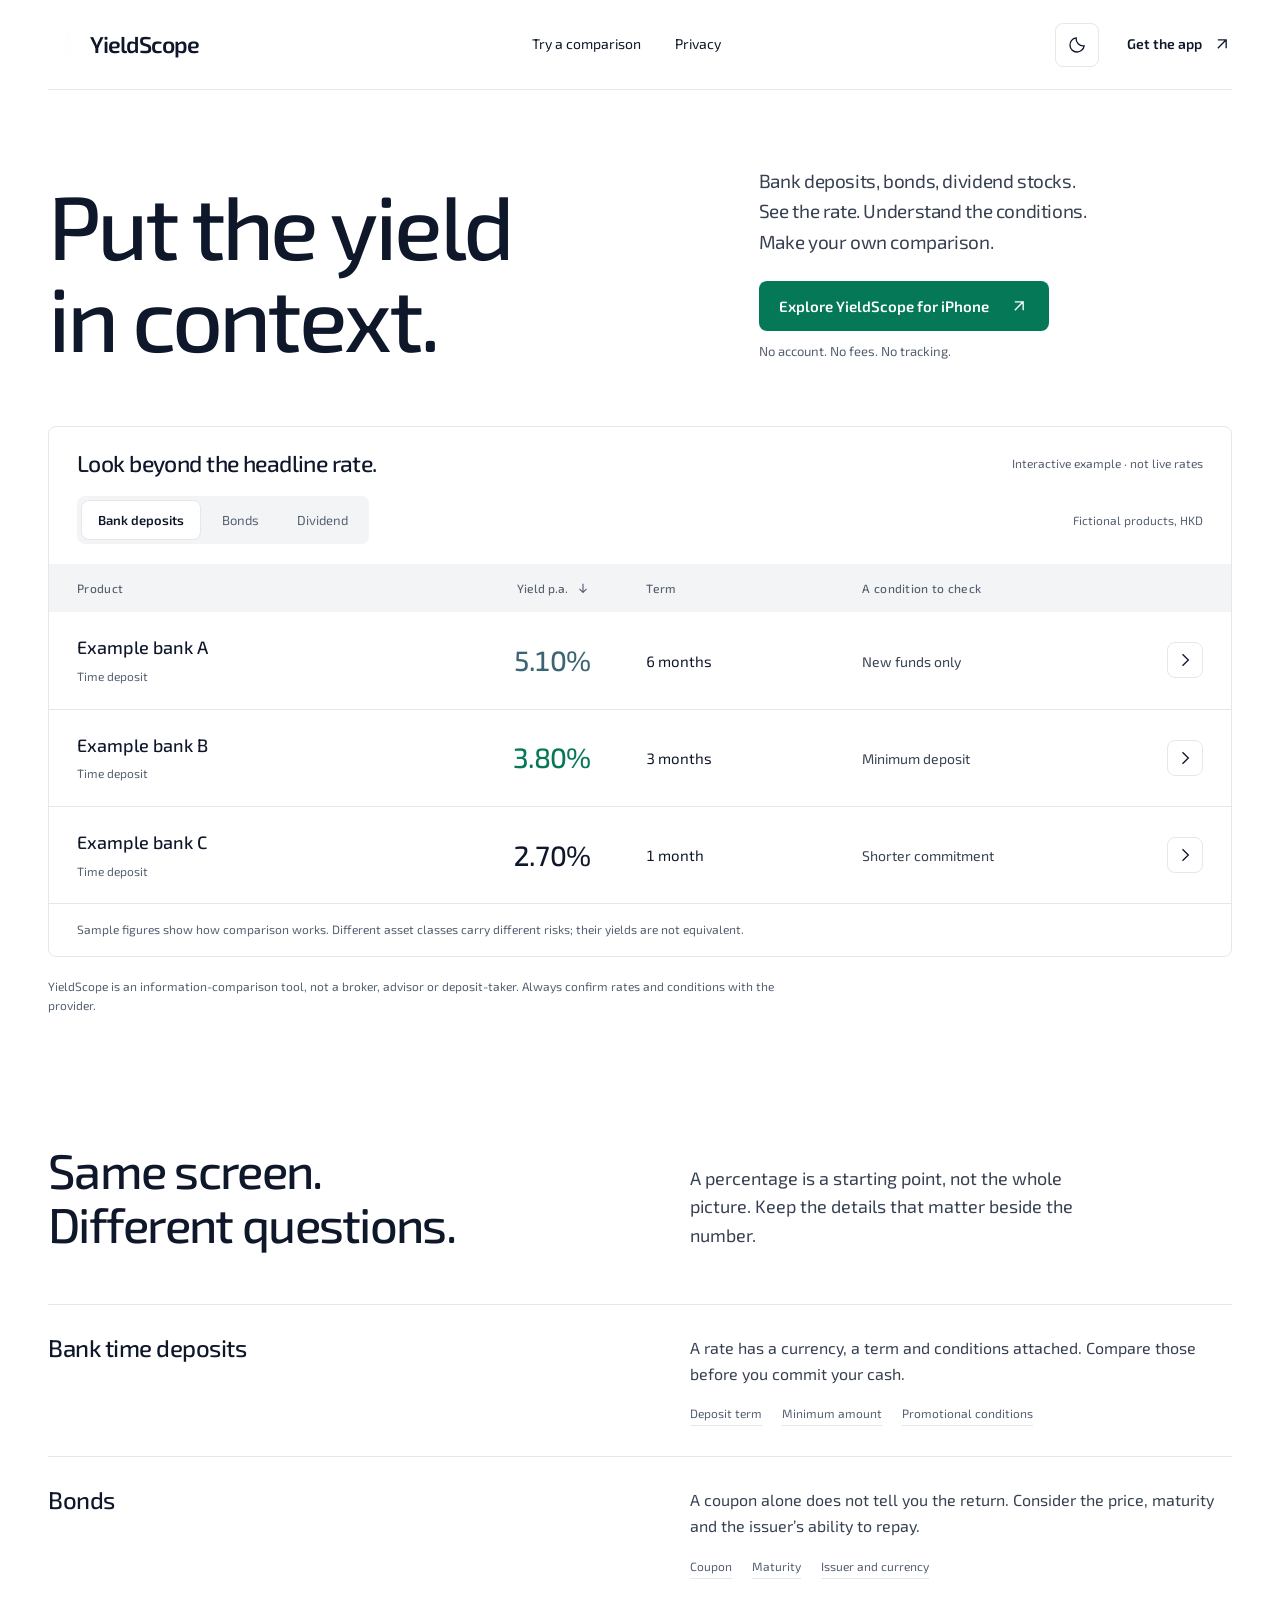
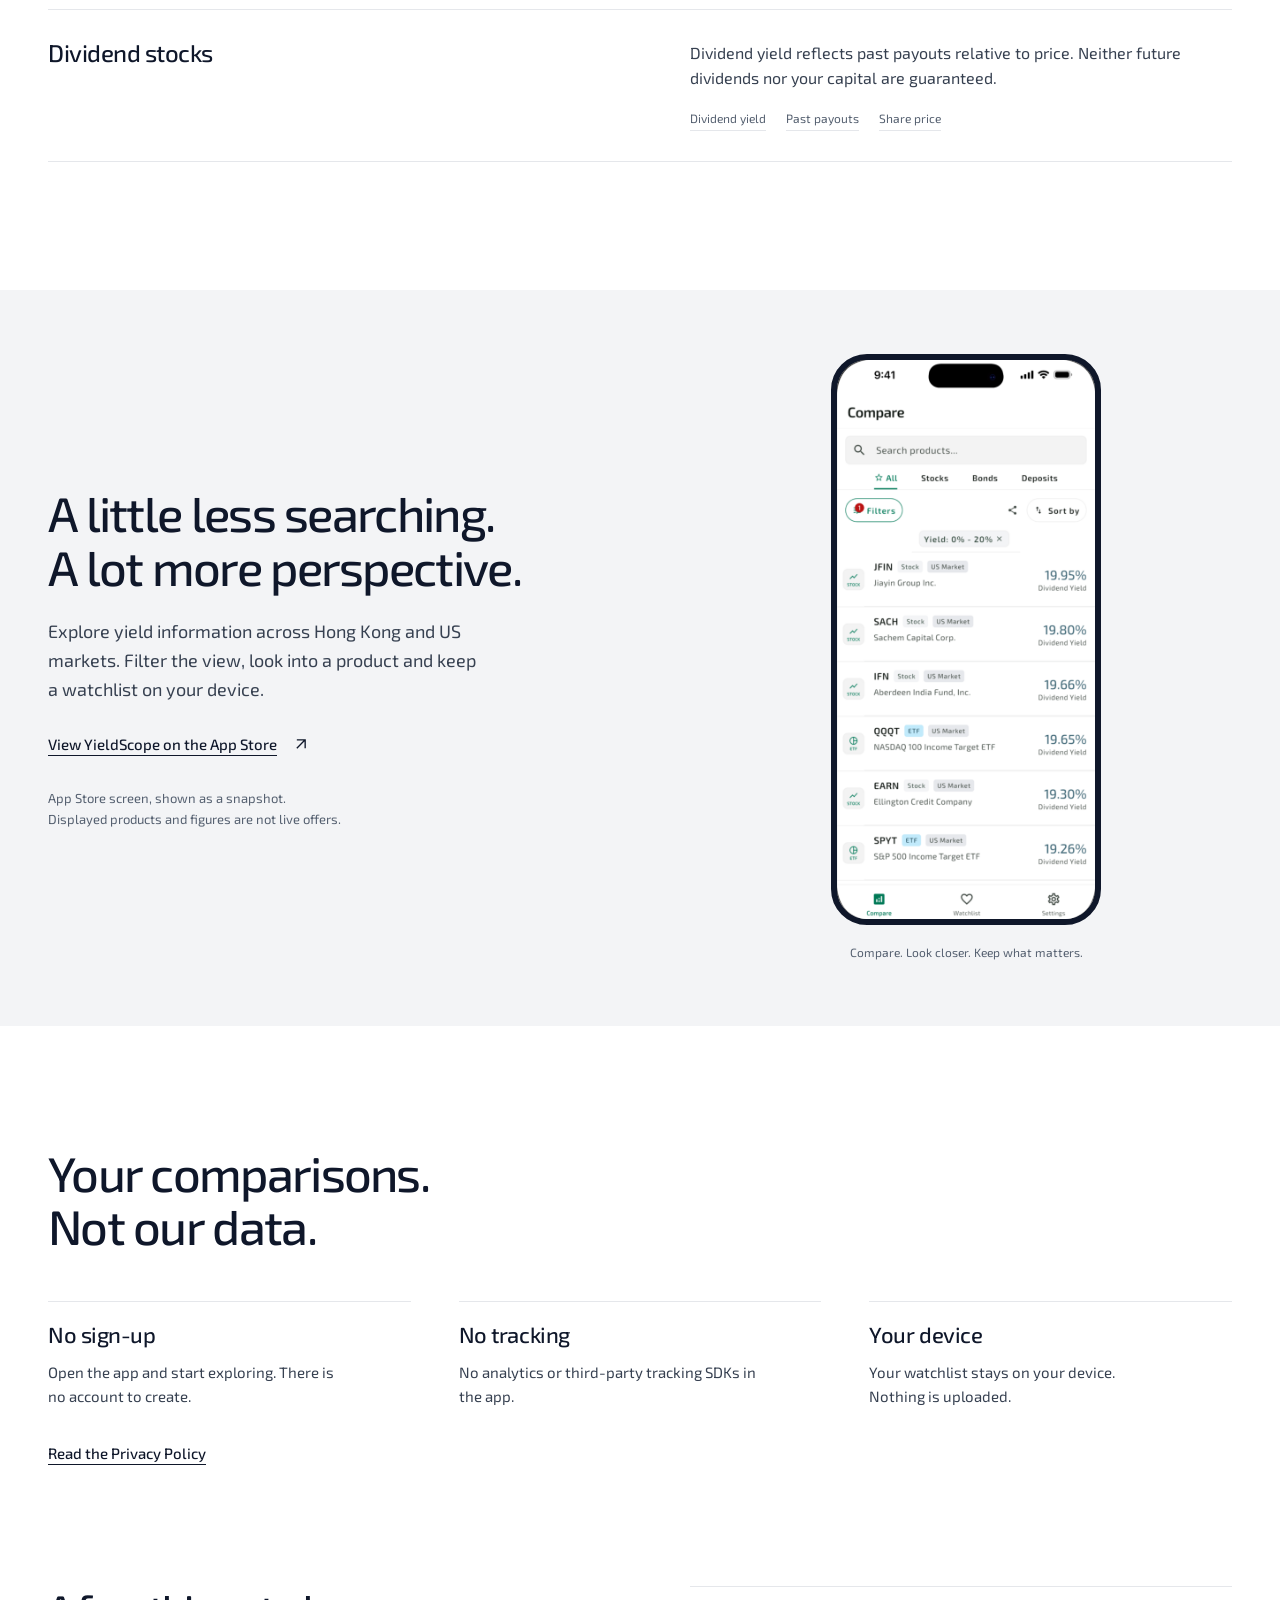
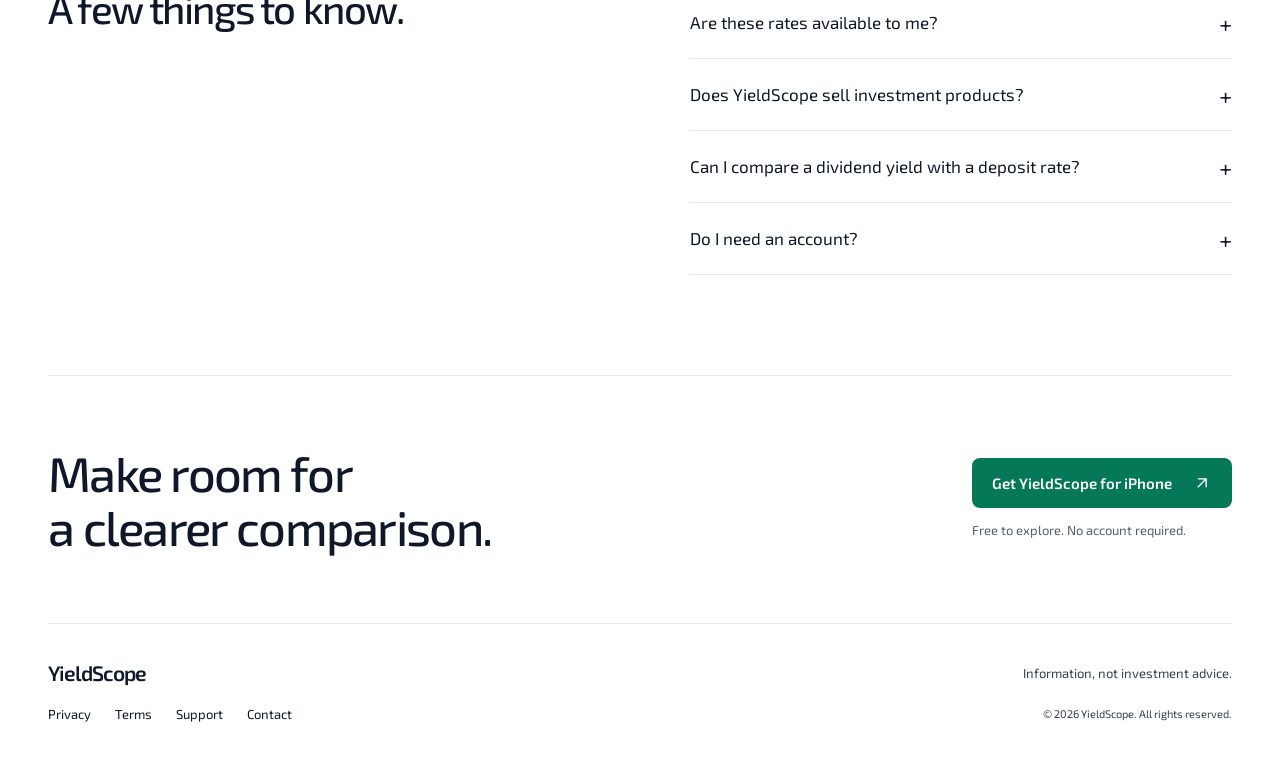
<file: index.html>
<!doctype html>
<html lang="en">
<head>
<meta charset="utf-8"><meta name="viewport" content="width=device-width, initial-scale=1">
<meta name="description" content="YieldScope — compare bank deposit rates, bond yields, and dividend stocks in Hong Kong. Side by side, in one app.">
<meta name="keywords" content="yield, deposit rate, bond, dividend, Hong Kong, HK, compare, fixed deposit">
<title>YieldScope — Compare HK Yields</title>
<link rel="icon" type="image/png" href="asset/ys_logo_light_mode.png">
<link rel="apple-touch-icon" href="asset/logo-light.png">
<meta name="theme-color" content="#ffffff" media="(prefers-color-scheme: light)">
<meta name="theme-color" content="#000000" media="(prefers-color-scheme: dark)">
<link rel="canonical" href="https://landing.yieldscope.app/">
<meta property="og:type" content="website">
<meta property="og:site_name" content="YieldScope">
<meta property="og:title" content="YieldScope — Compare HK Yields">
<meta property="og:description" content="YieldScope — compare bank deposit rates, bond yields, and dividend stocks in Hong Kong. Side by side, in one app.">
<meta property="og:url" content="https://landing.yieldscope.app/">
<meta property="og:image" content="https://landing.yieldscope.app/asset/ys_logo_light_mode.png">
<meta name="twitter:card" content="summary">
<meta name="twitter:title" content="YieldScope — Compare HK Yields">
<meta name="twitter:description" content="YieldScope — compare bank deposit rates, bond yields, and dividend stocks in Hong Kong. Side by side, in one app.">
<meta name="twitter:image" content="https://landing.yieldscope.app/asset/ys_logo_light_mode.png"><link rel="preconnect" href="https://fonts.googleapis.com"><link rel="preconnect" href="https://fonts.gstatic.com" crossorigin>
<link href="https://fonts.googleapis.com/css2?family=Exo+2:wght@400;500;600&display=swap" rel="stylesheet"><script>try{document.documentElement.dataset.theme=localStorage.getItem('theme')||(matchMedia('(prefers-color-scheme: dark)').matches?'dark':'light')}catch(e){}</script>
<link rel="stylesheet" href="styles.css?v=20261117-2"><script src="script.js?v=20261117-2" defer></script>
</head>
<body>
<a class="skip" href="#main">Skip to content</a>
<header class="site-header wrap"><a class="brand" href="#main" aria-label="YieldScope home"><img src="asset/logo-light.png" alt="" width="34" height="34"><span>YieldScope</span></a><nav class="main-nav" aria-label="Main navigation"><a href="#explore">Try a comparison</a><a href="#privacy">Privacy</a></nav><div class="header-actions"><button class="icon-button" id="theme" aria-label="Switch to dark mode" title="Switch to dark mode"><svg class="moon" viewBox="0 0 24 24" fill="none" stroke="currentColor" stroke-width="1.6" aria-hidden="true"><path d="M20.5 13A8.5 8.5 0 0 1 11 3.5 8.5 8.5 0 1 0 20.5 13Z"/></svg><svg class="sun" viewBox="0 0 24 24" fill="none" stroke="currentColor" stroke-width="1.6" aria-hidden="true"><circle cx="12" cy="12" r="4"/><path d="M12 2v2m0 16v2M2 12h2m16 0h2M5 5l1.5 1.5m11 11L19 19M5 19l1.5-1.5m11-11L19 5"/></svg></button><a class="header-download" href="https://apps.apple.com/hk/app/id6764265537">Get the app<svg viewBox="0 0 24 24" fill="none" stroke="currentColor" stroke-width="1.6" aria-hidden="true"><path d="M7 17 17 7M7 7h10v10"/></svg></a></div></header>
<main id="main">
<section class="hero wrap" id="home" aria-labelledby="hero-heading"><div class="hero-title"><h1 id="hero-heading">Put the yield<br>in context.</h1><div class="hero-copy"><p>Bank deposits, bonds, dividend stocks.<br>See the rate. Understand the conditions.<br>Make your own comparison.</p><a class="button primary" href="https://apps.apple.com/hk/app/id6764265537">Explore YieldScope for iPhone<svg viewBox="0 0 24 24" fill="none" stroke="currentColor" stroke-width="1.6" aria-hidden="true"><path d="M7 17 17 7M7 7h10v10"/></svg></a><p class="small">No account. No fees. No tracking.</p></div></div>
<div class="comparison" id="explore"><div class="comparison-heading"><h2>Look beyond the headline rate.</h2><span class="demo-label">Interactive example · not live rates</span></div><div class="table-tools"><div class="filters" role="group" aria-label="Choose an asset class"><button type="button" data-category="deposits" aria-pressed="true">Bank deposits</button><button type="button" data-category="bonds" aria-pressed="false">Bonds</button><button type="button" data-category="stocks" aria-pressed="false">Dividend</button></div><span class="market-note">Fictional products, HKD</span></div>
<table><caption class="sr-only">Fictional products for demonstrating the comparison. Select a product to read its conditions. These are not current offers.</caption><thead><tr><th scope="col">Product</th><th scope="col" aria-sort="descending" id="yield-heading"><button id="sort" aria-label="Sort yield from lowest to highest">Yield p.a.<svg viewBox="0 0 16 16" fill="none" stroke="currentColor" stroke-width="1.3" aria-hidden="true"><path d="M8 3v10m-4-4 4 4 4-4"/></svg></button></th><th scope="col" class="term-column">Term</th><th scope="col" class="condition-column">A condition to check</th><th scope="col"><span class="sr-only">Product details</span></th></tr></thead><tbody id="products"></tbody></table>
<div class="product-detail" id="product-detail" role="status" aria-live="polite"></div><p class="example-note">Sample figures show how comparison works. Different asset classes carry different risks; their yields are not equivalent.</p></div>
<p class="provider-note">YieldScope is an information-comparison tool, not a broker, advisor or deposit-taker. Always confirm rates and conditions with the provider.</p></section>
<section class="context wrap" id="product" aria-labelledby="context-heading"><div class="section-intro"><h2 id="context-heading">Same screen.<br>Different questions.</h2><p>A percentage is a starting point, not the whole picture. Keep the details that matter beside the number.</p></div><div class="asset-stories"><article><h3>Bank time deposits</h3><div><p>A rate has a currency, a term and conditions attached. Compare those before you commit your cash.</p><ul><li>Deposit term</li><li>Minimum amount</li><li>Promotional conditions</li></ul></div></article><article><h3>Bonds</h3><div><p>A coupon alone does not tell you the return. Consider the price, maturity and the issuer’s ability to repay.</p><ul><li>Coupon</li><li>Maturity</li><li>Issuer and currency</li></ul></div></article><article><h3>Dividend stocks</h3><div><p>Dividend yield reflects past payouts relative to price. Neither future dividends nor your capital are guaranteed.</p><ul><li>Dividend yield</li><li>Past payouts</li><li>Share price</li></ul></div></article></div></section>
<section class="app-section"><div class="wrap app-layout"><div class="app-copy"><h2>A little less searching.<br>A lot more perspective.</h2><p>Explore yield information across Hong Kong and US markets. Filter the view, look into a product and keep a watchlist on your device.</p><a class="text-link" href="https://apps.apple.com/hk/app/id6764265537">View YieldScope on the App Store<svg viewBox="0 0 24 24" fill="none" stroke="currentColor" stroke-width="1.6" aria-hidden="true"><path d="M7 17 17 7M7 7h10v10"/></svg></a><p class="small screenshot-note">App Store screen, shown as a snapshot.<br>Displayed products and figures are not live offers.</p></div><figure class="screen-stage"><img class="app-screen" src="asset/home-screen.png" alt="YieldScope comparison screen with product search, asset filters and yield information" width="584" height="1264" loading="lazy"><figcaption>Compare. Look closer. Keep what matters.</figcaption></figure></div></section>
<section class="privacy wrap" id="privacy"><h2>Your comparisons.<br>Not our data.</h2><div class="privacy-facts"><article><h3>No sign-up</h3><p>Open the app and start exploring. There is no account to create.</p></article><article><h3>No tracking</h3><p>No analytics or third-party tracking SDKs in the app.</p></article><article><h3>Your device</h3><p>Your watchlist stays on your device. Nothing is uploaded.</p></article></div><a class="text-link" href="privacy.html">Read the Privacy Policy</a></section>
<section class="faq wrap"><h2>A few things to know.</h2><div><details><summary>Are these rates available to me?</summary><p>Rates in YieldScope are indicative. Eligibility, minimum amounts, currencies and terms vary by provider. Confirm the current offer directly before making a decision. The interactive examples on this page are fictional.</p></details><details><summary>Does YieldScope sell investment products?</summary><p>No. YieldScope is an information-comparison tool. It is not a broker, financial advisor or deposit-taker and does not execute transactions.</p></details><details><summary>Can I compare a dividend yield with a deposit rate?</summary><p>You can view both, but they mean different things. A dividend may change and a share price can fall. A deposit rate is subject to its own conditions. Similar percentages do not mean similar risks.</p></details><details><summary>Do I need an account?</summary><p>No account or sign-up is required. Your watchlist is stored locally on your device.</p></details></div></section>
<section class="closing wrap"><h2>Make room for<br>a clearer comparison.</h2><div><a class="button primary" href="https://apps.apple.com/hk/app/id6764265537">Get YieldScope for iPhone<svg viewBox="0 0 24 24" fill="none" stroke="currentColor" stroke-width="1.6" aria-hidden="true"><path d="M7 17 17 7M7 7h10v10"/></svg></a><p class="small">Free to explore. No account required.</p></div></section>
</main><footer class="wrap footer" id="footer"><a class="brand" href="#main">YieldScope</a><p>Information, not investment advice.</p><nav aria-label="Footer"><a href="privacy.html">Privacy</a><a href="terms.html">Terms</a><a href="support.html">Support</a><a href="mailto:support@yieldscope.app">Contact</a></nav><p class="copyright">© 2026 YieldScope. All rights reserved.</p></footer>
</body></html>
</file>
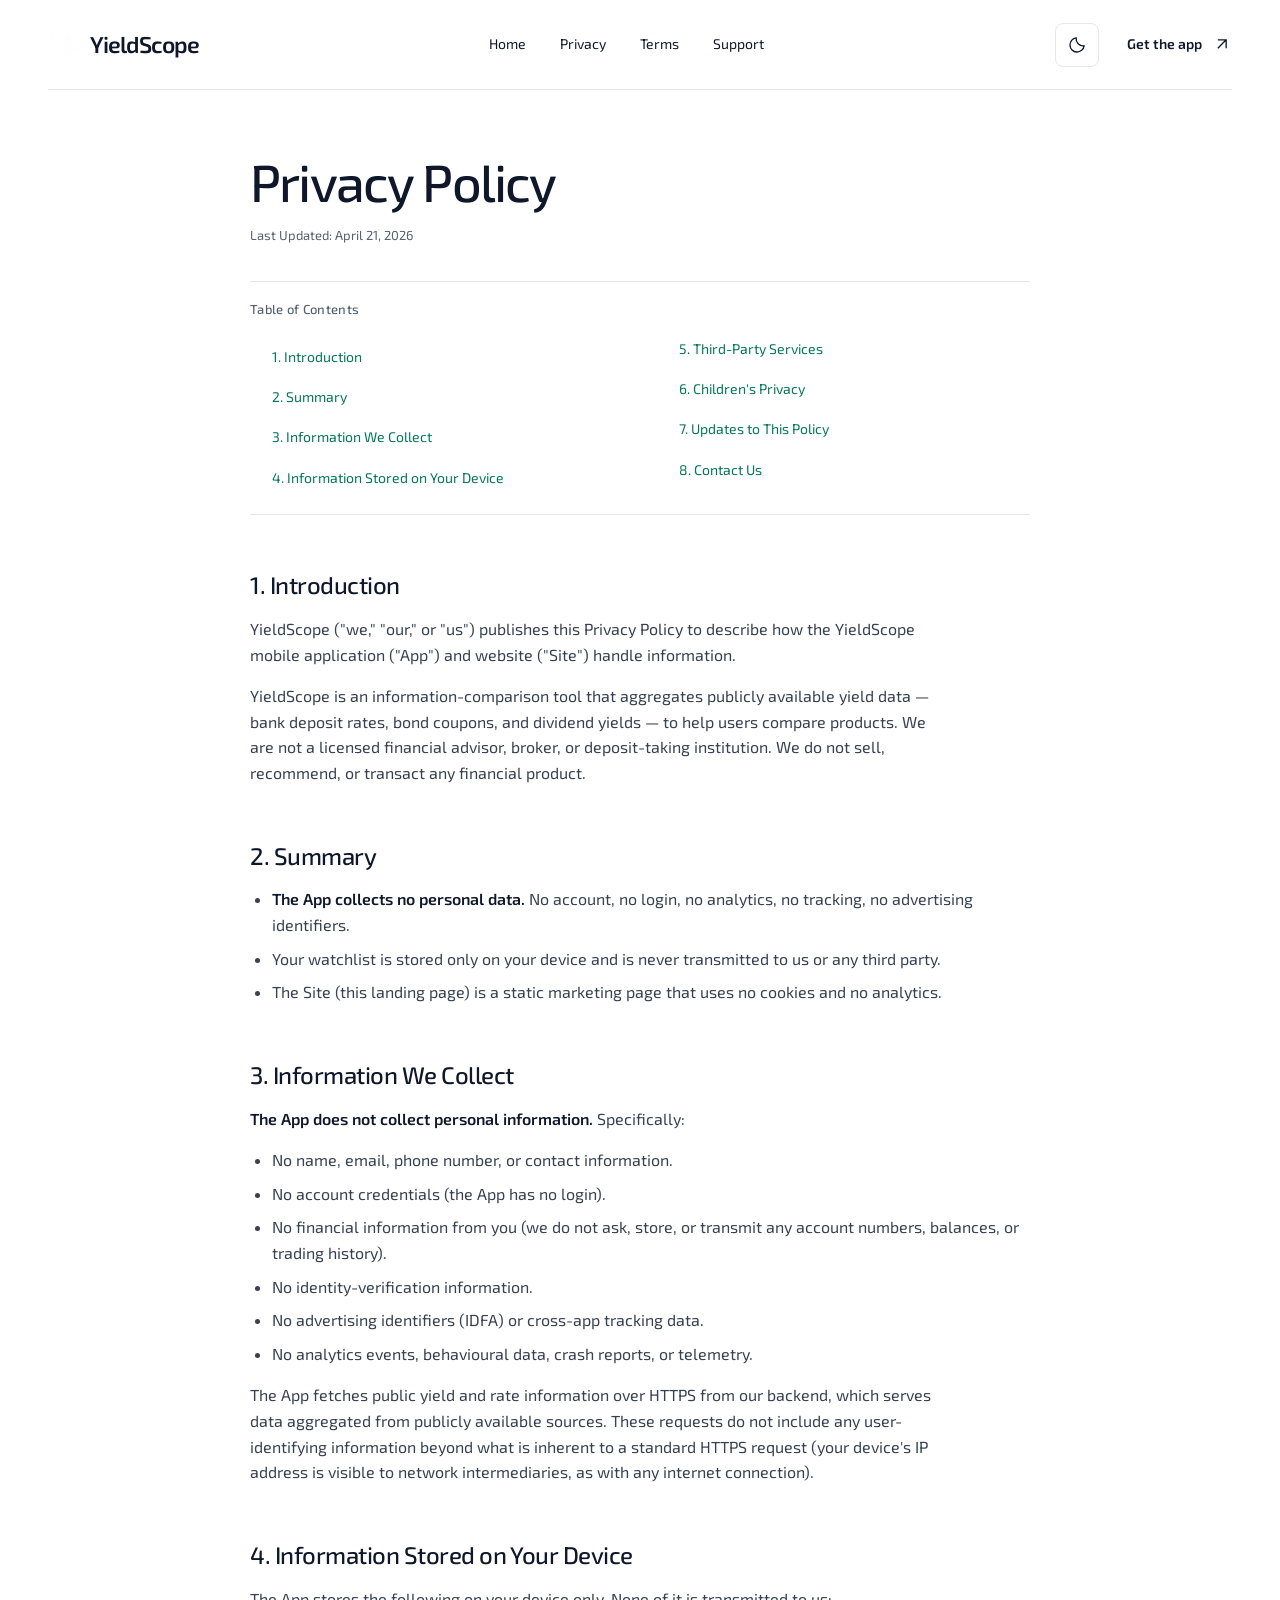
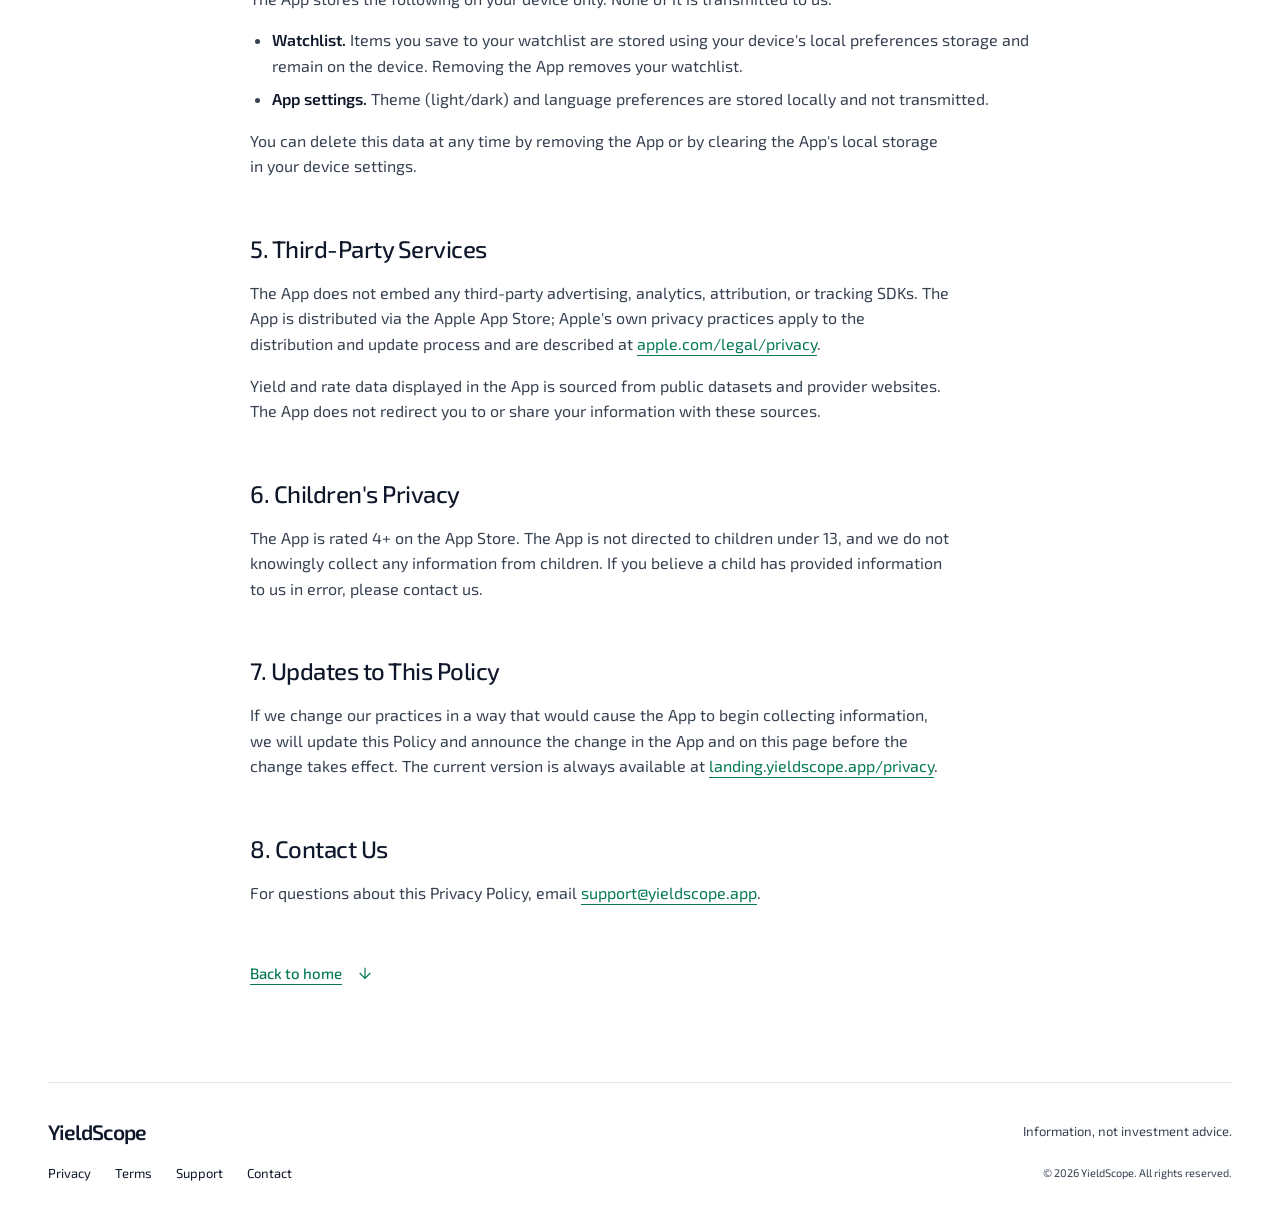
<file: privacy.html>
<!doctype html>
<html lang="en">
<head>
<meta charset="utf-8"><meta name="viewport" content="width=device-width, initial-scale=1">
<meta name="description" content="YieldScope Privacy Policy — we collect no personal data.">
<title>Privacy Policy - YieldScope</title>
<link rel="icon" type="image/png" href="asset/ys_logo_light_mode.png">
<link rel="apple-touch-icon" href="asset/logo-light.png">
<meta name="theme-color" content="#ffffff" media="(prefers-color-scheme: light)">
<meta name="theme-color" content="#000000" media="(prefers-color-scheme: dark)">
<link rel="canonical" href="https://landing.yieldscope.app/privacy">
<meta property="og:type" content="website">
<meta property="og:site_name" content="YieldScope">
<meta property="og:title" content="Privacy Policy - YieldScope">
<meta property="og:description" content="YieldScope Privacy Policy — we collect no personal data.">
<meta property="og:url" content="https://landing.yieldscope.app/privacy">
<meta property="og:image" content="https://landing.yieldscope.app/asset/ys_logo_light_mode.png">
<meta name="twitter:card" content="summary">
<meta name="twitter:title" content="Privacy Policy - YieldScope">
<meta name="twitter:description" content="YieldScope Privacy Policy — we collect no personal data.">
<meta name="twitter:image" content="https://landing.yieldscope.app/asset/ys_logo_light_mode.png"><link rel="preconnect" href="https://fonts.googleapis.com"><link rel="preconnect" href="https://fonts.gstatic.com" crossorigin>
<link href="https://fonts.googleapis.com/css2?family=Exo+2:wght@400;500;600&display=swap" rel="stylesheet"><script>try{document.documentElement.dataset.theme=localStorage.getItem('theme')||(matchMedia('(prefers-color-scheme: dark)').matches?'dark':'light')}catch(e){}</script>
<link rel="stylesheet" href="styles.css?v=20261117-2"><link rel="stylesheet" href="styles-legal.css?v=20261117"><script src="script.js?v=20261117-2" defer></script>
</head>
<body>
<a class="skip" href="#main">Skip to content</a>
<header class="site-header wrap"><a class="brand" href="index.html" aria-label="YieldScope home"><img src="asset/logo-light.png" alt="" width="34" height="34"><span>YieldScope</span></a><nav class="main-nav" aria-label="Main navigation"><a href="index.html">Home</a><a href="privacy.html" aria-current="page">Privacy</a><a href="terms.html">Terms</a><a href="support.html">Support</a></nav><div class="header-actions"><button class="icon-button" id="theme" aria-label="Switch to dark mode" title="Switch to dark mode"><svg class="moon" viewBox="0 0 24 24" fill="none" stroke="currentColor" stroke-width="1.6" aria-hidden="true"><path d="M20.5 13A8.5 8.5 0 0 1 11 3.5 8.5 8.5 0 1 0 20.5 13Z"/></svg><svg class="sun" viewBox="0 0 24 24" fill="none" stroke="currentColor" stroke-width="1.6" aria-hidden="true"><circle cx="12" cy="12" r="4"/><path d="M12 2v2m0 16v2M2 12h2m16 0h2M5 5l1.5 1.5m11 11L19 19M5 19l1.5-1.5m11-11L19 5"/></svg></button><a class="header-download" href="https://apps.apple.com/hk/app/id6764265537">Get the app<svg viewBox="0 0 24 24" fill="none" stroke="currentColor" stroke-width="1.6" aria-hidden="true"><path d="M7 17 17 7M7 7h10v10"/></svg></a></div></header>
<main id="main">
<article class="legal wrap">
<h1>Privacy Policy</h1>
<p class="last-updated">Last Updated: April 21, 2026</p>
<nav class="legal-toc" aria-label="Table of Contents">
<h2>Table of Contents</h2>
<ul>
<li><a href="#intro">1. Introduction</a></li>
<li><a href="#summary">2. Summary</a></li>
<li><a href="#what-we-collect">3. Information We Collect</a></li>
<li><a href="#device-local">4. Information Stored on Your Device</a></li>
<li><a href="#third-party">5. Third-Party Services</a></li>
<li><a href="#children">6. Children's Privacy</a></li>
<li><a href="#updates">7. Updates to This Policy</a></li>
<li><a href="#contact">8. Contact Us</a></li>
</ul>
</nav>
<section><h2 id="intro">1. Introduction</h2>
<p>YieldScope ("we," "our," or "us") publishes this Privacy Policy to describe how the YieldScope mobile application ("App") and website ("Site") handle information.</p>
<p>YieldScope is an information-comparison tool that aggregates publicly available yield data — bank deposit rates, bond coupons, and dividend yields — to help users compare products. We are not a licensed financial advisor, broker, or deposit-taking institution. We do not sell, recommend, or transact any financial product.</p>
</section>
<section><h2 id="summary">2. Summary</h2>
<ul>
<li><strong>The App collects no personal data.</strong> No account, no login, no analytics, no tracking, no advertising identifiers.</li>
<li>Your watchlist is stored only on your device and is never transmitted to us or any third party.</li>
<li>The Site (this landing page) is a static marketing page that uses no cookies and no analytics.</li>
</ul>
</section>
<section><h2 id="what-we-collect">3. Information We Collect</h2>
<p><strong>The App does not collect personal information.</strong> Specifically:</p>
<ul>
<li>No name, email, phone number, or contact information.</li>
<li>No account credentials (the App has no login).</li>
<li>No financial information from you (we do not ask, store, or transmit any account numbers, balances, or trading history).</li>
<li>No identity-verification information.</li>
<li>No advertising identifiers (IDFA) or cross-app tracking data.</li>
<li>No analytics events, behavioural data, crash reports, or telemetry.</li>
</ul>
<p>The App fetches public yield and rate information over HTTPS from our backend, which serves data aggregated from publicly available sources. These requests do not include any user-identifying information beyond what is inherent to a standard HTTPS request (your device's IP address is visible to network intermediaries, as with any internet connection).</p>
</section>
<section><h2 id="device-local">4. Information Stored on Your Device</h2>
<p>The App stores the following on your device only. None of it is transmitted to us:</p>
<ul>
<li><strong>Watchlist.</strong> Items you save to your watchlist are stored using your device's local preferences storage and remain on the device. Removing the App removes your watchlist.</li>
<li><strong>App settings.</strong> Theme (light/dark) and language preferences are stored locally and not transmitted.</li>
</ul>
<p>You can delete this data at any time by removing the App or by clearing the App's local storage in your device settings.</p>
</section>
<section><h2 id="third-party">5. Third-Party Services</h2>
<p>The App does not embed any third-party advertising, analytics, attribution, or tracking SDKs. The App is distributed via the Apple App Store; Apple's own privacy practices apply to the distribution and update process and are described at <a href="https://www.apple.com/legal/privacy/" target="_blank" rel="noopener">apple.com/legal/privacy</a>.</p>
<p>Yield and rate data displayed in the App is sourced from public datasets and provider websites. The App does not redirect you to or share your information with these sources.</p>
</section>
<section><h2 id="children">6. Children's Privacy</h2>
<p>The App is rated 4+ on the App Store. The App is not directed to children under 13, and we do not knowingly collect any information from children. If you believe a child has provided information to us in error, please contact us.</p>
</section>
<section><h2 id="updates">7. Updates to This Policy</h2>
<p>If we change our practices in a way that would cause the App to begin collecting information, we will update this Policy and announce the change in the App and on this page before the change takes effect. The current version is always available at <a href="https://landing.yieldscope.app/privacy">landing.yieldscope.app/privacy</a>.</p>
</section>
<section><h2 id="contact">8. Contact Us</h2>
<p>For questions about this Privacy Policy, email <a href="mailto:support@yieldscope.app">support@yieldscope.app</a>.</p>
</section>
<a class="back-home" href="index.html">Back to home<svg viewBox="0 0 24 24" fill="none" stroke="currentColor" stroke-width="1.6" aria-hidden="true"><path d="M7 17 17 7M7 7h10v10"/></svg></a>
</article>
</main>
<footer class="wrap footer" id="footer"><a class="brand" href="index.html">YieldScope</a><p>Information, not investment advice.</p><nav aria-label="Footer"><a href="privacy.html">Privacy</a><a href="terms.html">Terms</a><a href="support.html">Support</a><a href="mailto:support@yieldscope.app">Contact</a></nav><p class="copyright">© 2026 YieldScope. All rights reserved.</p></footer>
</body>
</html>
</file>
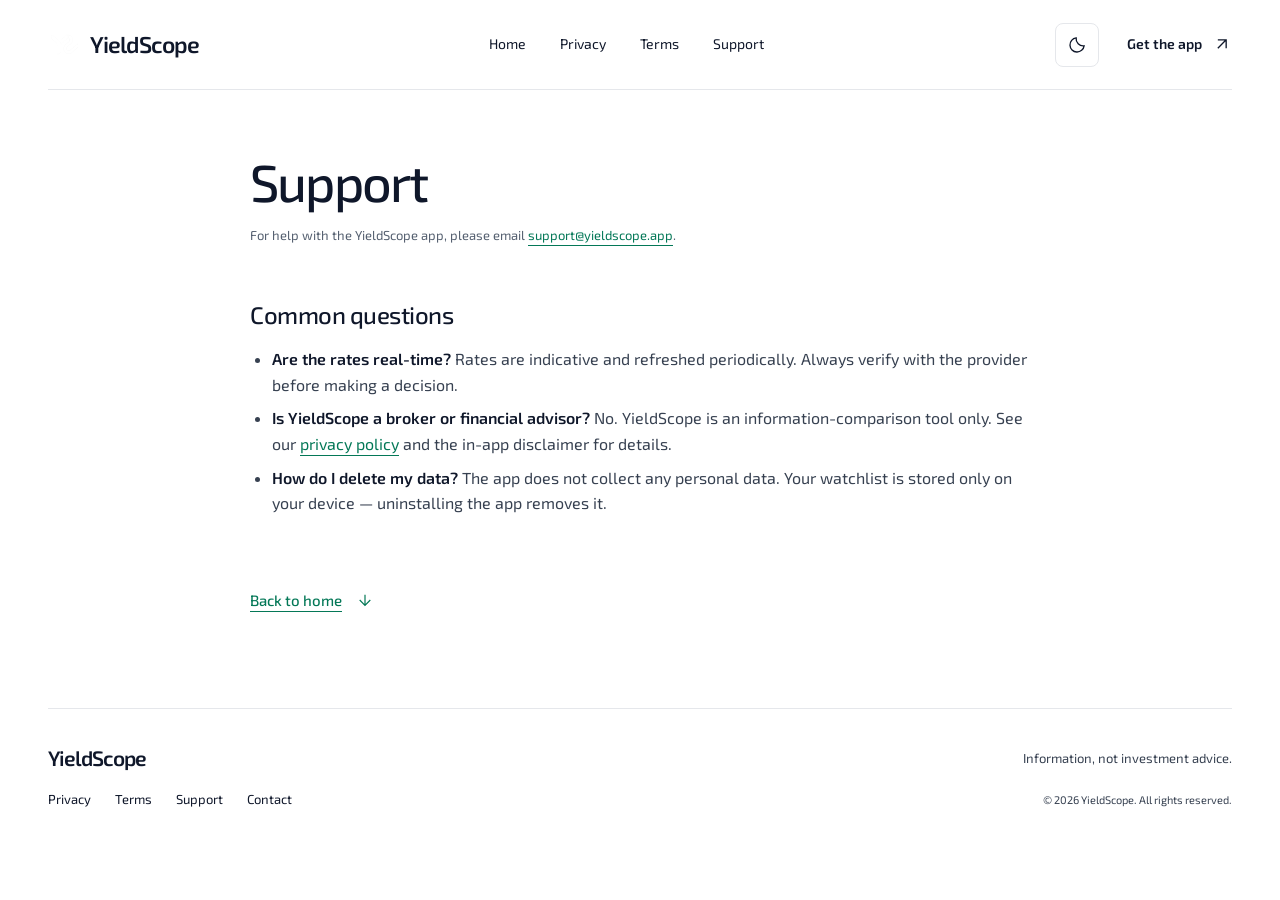
<file: support.html>
<!doctype html>
<html lang="en">
<head>
<meta charset="utf-8"><meta name="viewport" content="width=device-width, initial-scale=1">
<meta name="description" content="YieldScope Support - Get help with the YieldScope app.">
<title>Support - YieldScope</title>
<link rel="icon" type="image/png" href="asset/ys_logo_light_mode.png">
<link rel="apple-touch-icon" href="asset/logo-light.png">
<meta name="theme-color" content="#ffffff" media="(prefers-color-scheme: light)">
<meta name="theme-color" content="#000000" media="(prefers-color-scheme: dark)">
<link rel="canonical" href="https://landing.yieldscope.app/support">
<meta property="og:type" content="website">
<meta property="og:site_name" content="YieldScope">
<meta property="og:title" content="Support - YieldScope">
<meta property="og:description" content="YieldScope Support - Get help with the YieldScope app.">
<meta property="og:url" content="https://landing.yieldscope.app/support">
<meta property="og:image" content="https://landing.yieldscope.app/asset/ys_logo_light_mode.png">
<meta name="twitter:card" content="summary">
<meta name="twitter:title" content="Support - YieldScope">
<meta name="twitter:description" content="YieldScope Support - Get help with the YieldScope app.">
<meta name="twitter:image" content="https://landing.yieldscope.app/asset/ys_logo_light_mode.png"><link rel="preconnect" href="https://fonts.googleapis.com"><link rel="preconnect" href="https://fonts.gstatic.com" crossorigin>
<link href="https://fonts.googleapis.com/css2?family=Exo+2:wght@400;500;600&display=swap" rel="stylesheet"><script>try{document.documentElement.dataset.theme=localStorage.getItem('theme')||(matchMedia('(prefers-color-scheme: dark)').matches?'dark':'light')}catch(e){}</script>
<link rel="stylesheet" href="styles.css?v=20261117-2"><link rel="stylesheet" href="styles-legal.css?v=20261117"><script src="script.js?v=20261117-2" defer></script>
</head>
<body>
<a class="skip" href="#main">Skip to content</a>
<header class="site-header wrap"><a class="brand" href="index.html" aria-label="YieldScope home"><img src="asset/logo-light.png" alt="" width="34" height="34"><span>YieldScope</span></a><nav class="main-nav" aria-label="Main navigation"><a href="index.html">Home</a><a href="privacy.html">Privacy</a><a href="terms.html">Terms</a><a href="support.html" aria-current="page">Support</a></nav><div class="header-actions"><button class="icon-button" id="theme" aria-label="Switch to dark mode" title="Switch to dark mode"><svg class="moon" viewBox="0 0 24 24" fill="none" stroke="currentColor" stroke-width="1.6" aria-hidden="true"><path d="M20.5 13A8.5 8.5 0 0 1 11 3.5 8.5 8.5 0 1 0 20.5 13Z"/></svg><svg class="sun" viewBox="0 0 24 24" fill="none" stroke="currentColor" stroke-width="1.6" aria-hidden="true"><circle cx="12" cy="12" r="4"/><path d="M12 2v2m0 16v2M2 12h2m16 0h2M5 5l1.5 1.5m11 11L19 19M5 19l1.5-1.5m11-11L19 5"/></svg></button><a class="header-download" href="https://apps.apple.com/hk/app/id6764265537">Get the app<svg viewBox="0 0 24 24" fill="none" stroke="currentColor" stroke-width="1.6" aria-hidden="true"><path d="M7 17 17 7M7 7h10v10"/></svg></a></div></header>
<main id="main">
<article class="legal wrap">
<h1>Support</h1>
<p class="last-updated">For help with the YieldScope app, please email <a href="mailto:support@yieldscope.app">support@yieldscope.app</a>.</p>
<section><h2>Common questions</h2>
<ul>
<li><strong>Are the rates real-time?</strong> Rates are indicative and refreshed periodically. Always verify with the provider before making a decision.</li>
<li><strong>Is YieldScope a broker or financial advisor?</strong> No. YieldScope is an information-comparison tool only. See our <a href="privacy.html">privacy policy</a> and the in-app disclaimer for details.</li>
<li><strong>How do I delete my data?</strong> The app does not collect any personal data. Your watchlist is stored only on your device — uninstalling the app removes it.</li>
</ul>
</section>
<a class="back-home" href="index.html">Back to home<svg viewBox="0 0 24 24" fill="none" stroke="currentColor" stroke-width="1.6" aria-hidden="true"><path d="M7 17 17 7M7 7h10v10"/></svg></a>
</article>
</main>
<footer class="wrap footer" id="footer"><a class="brand" href="index.html">YieldScope</a><p>Information, not investment advice.</p><nav aria-label="Footer"><a href="privacy.html">Privacy</a><a href="terms.html">Terms</a><a href="support.html">Support</a><a href="mailto:support@yieldscope.app">Contact</a></nav><p class="copyright">© 2026 YieldScope. All rights reserved.</p></footer>
</body>
</html>
</file>
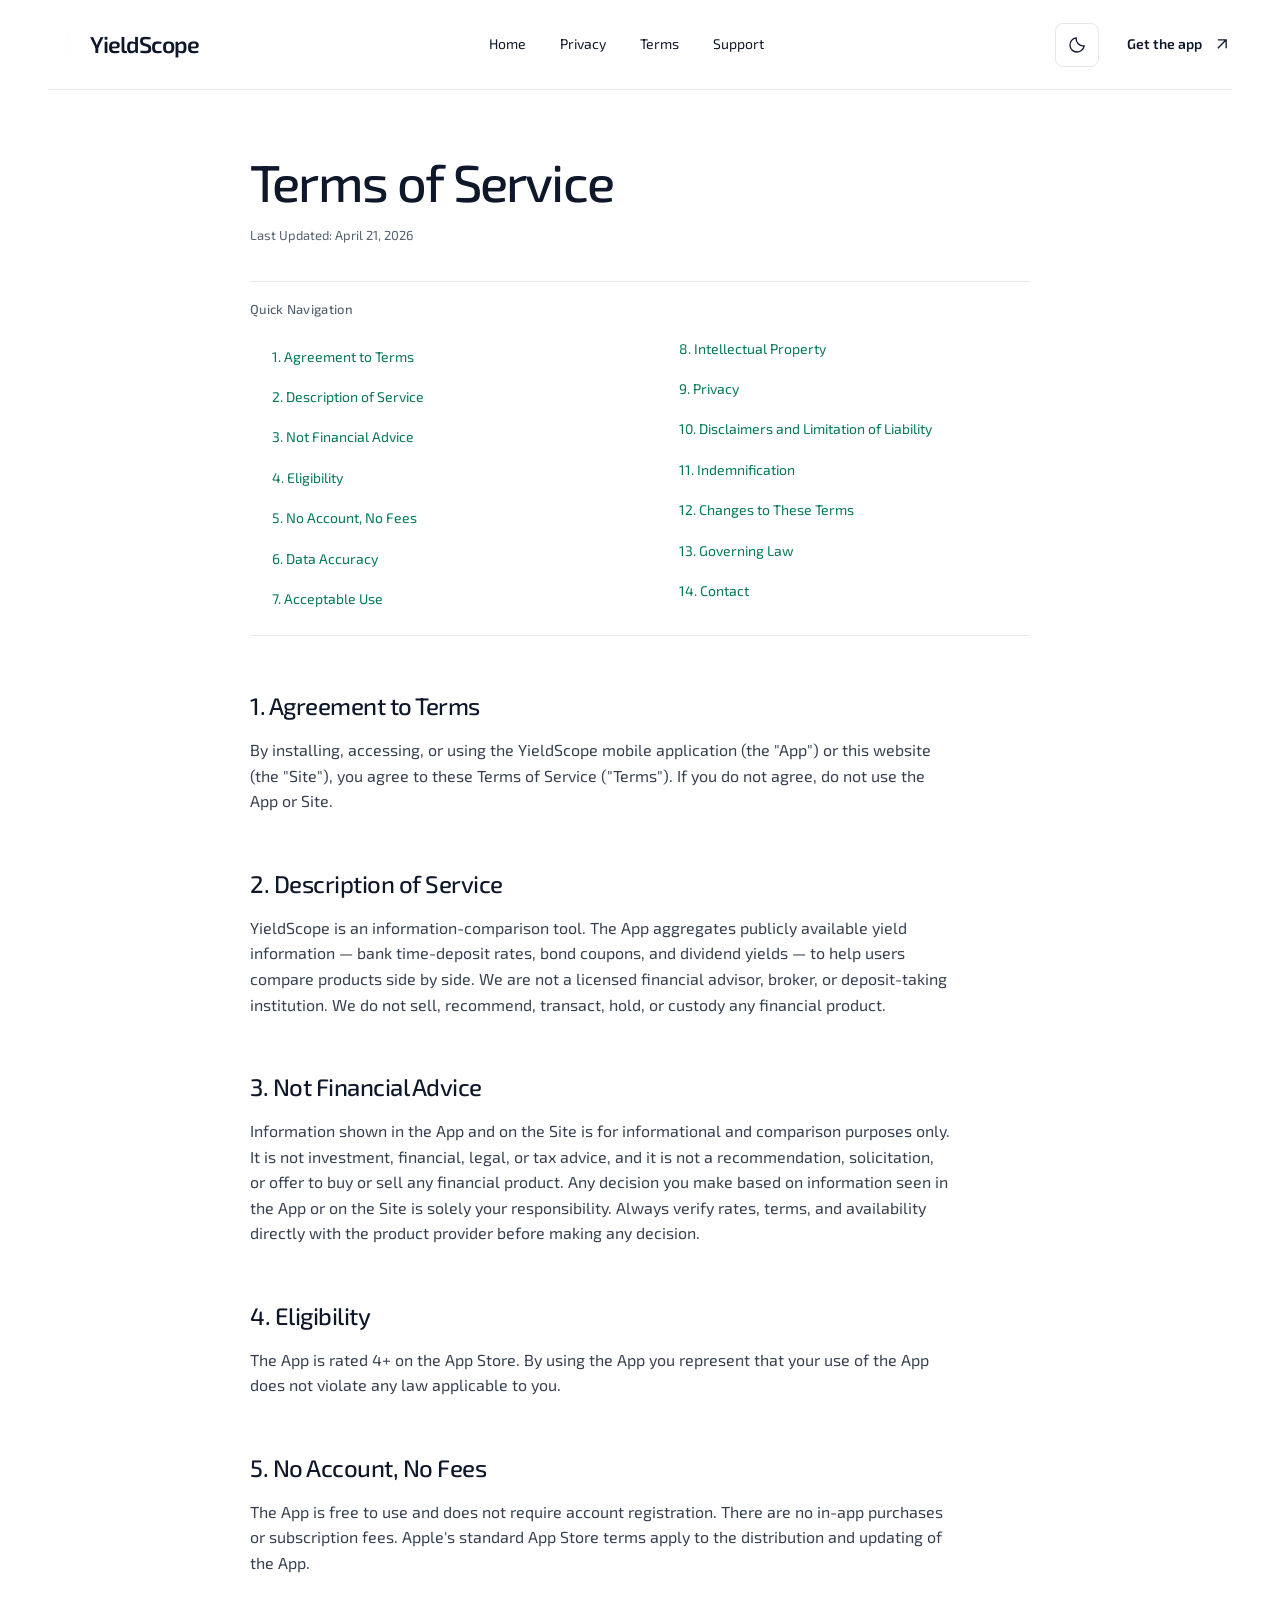
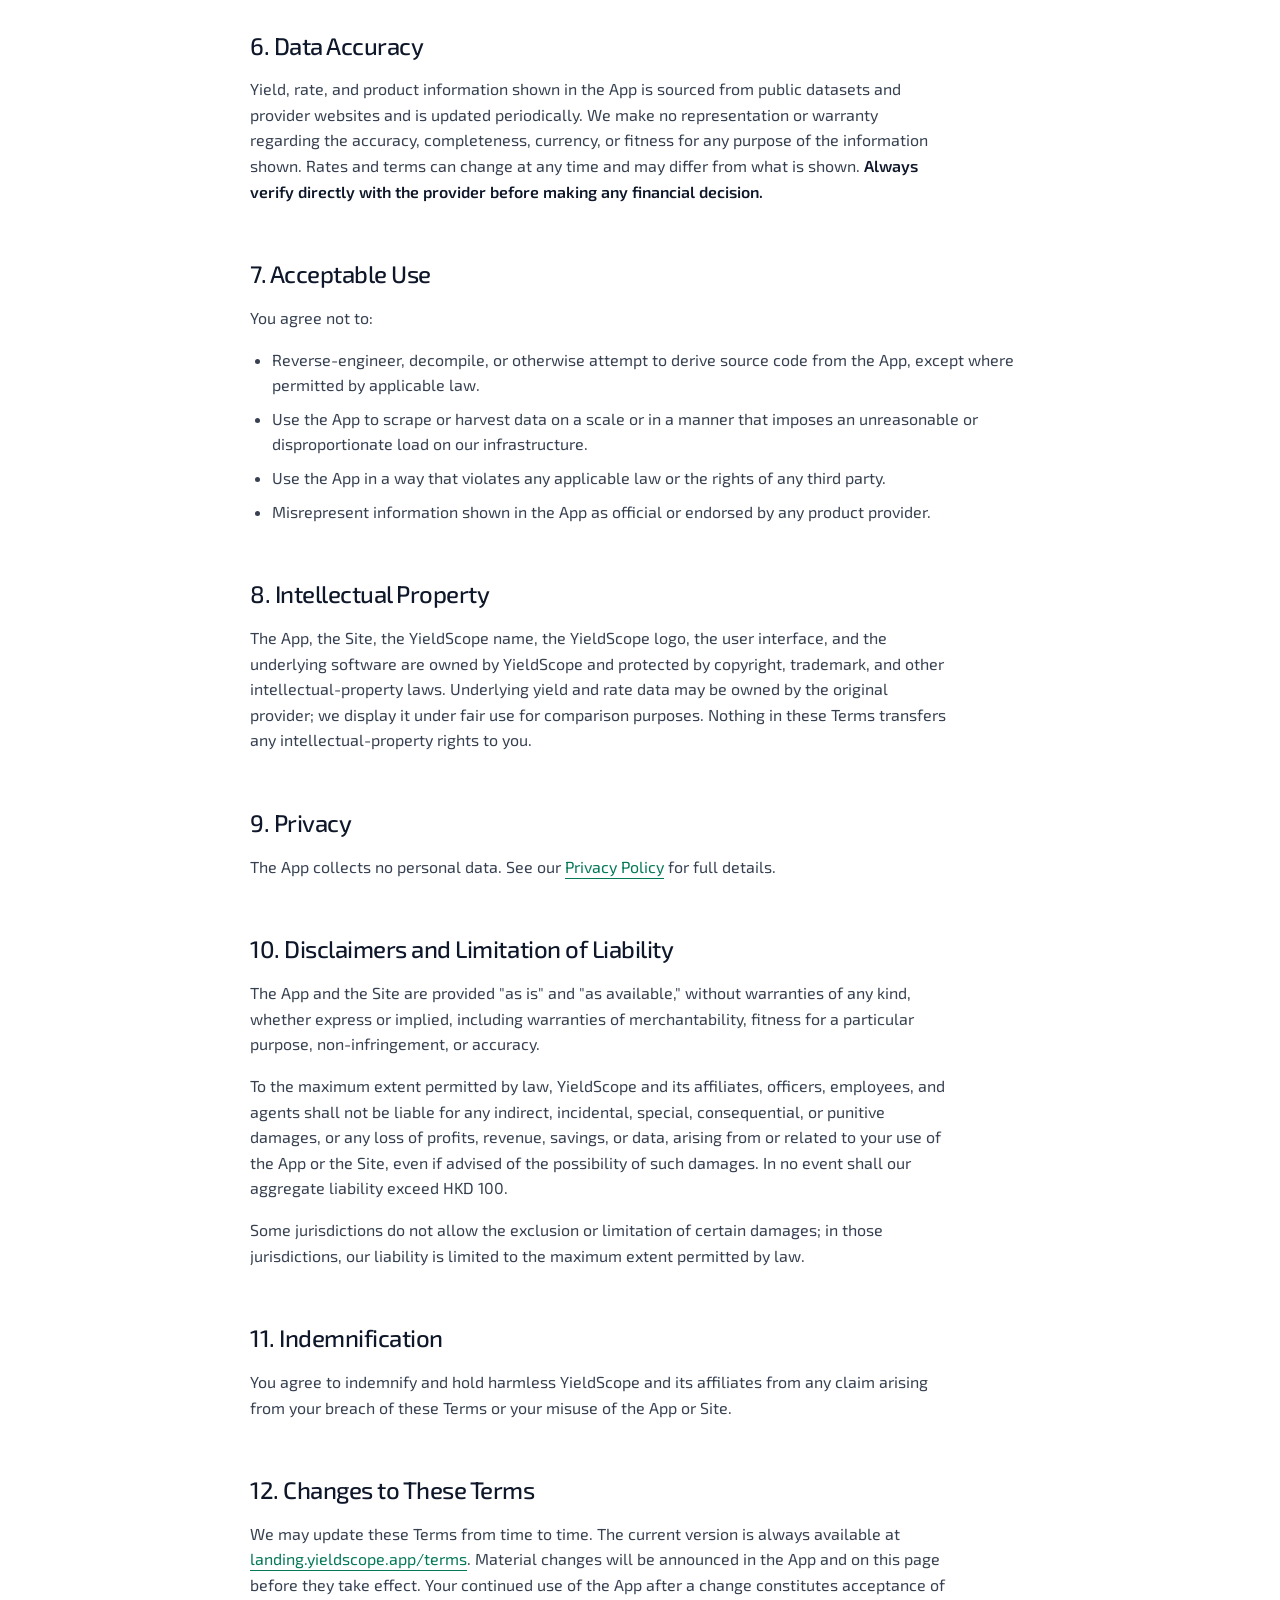
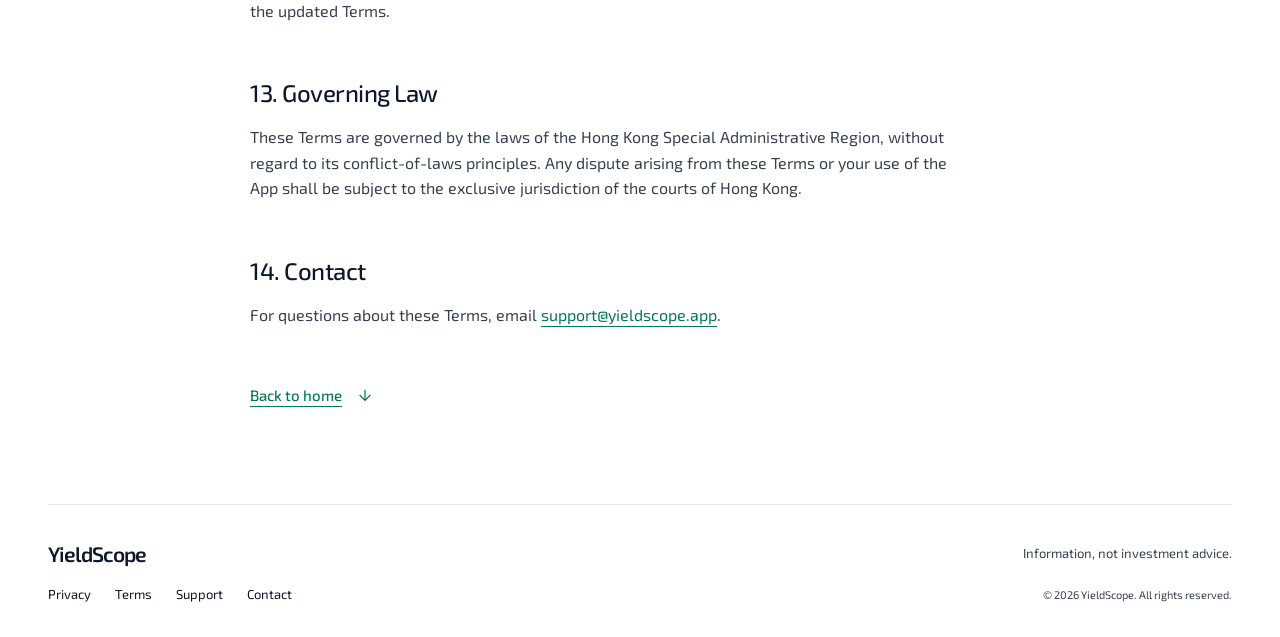
<file: terms.html>
<!doctype html>
<html lang="en">
<head>
<meta charset="utf-8"><meta name="viewport" content="width=device-width, initial-scale=1">
<meta name="description" content="YieldScope Terms of Service — terms for using the YieldScope yield-comparison app and website.">
<title>Terms of Service - YieldScope</title>
<link rel="icon" type="image/png" href="asset/ys_logo_light_mode.png">
<link rel="apple-touch-icon" href="asset/logo-light.png">
<meta name="theme-color" content="#ffffff" media="(prefers-color-scheme: light)">
<meta name="theme-color" content="#000000" media="(prefers-color-scheme: dark)">
<link rel="canonical" href="https://landing.yieldscope.app/terms">
<meta property="og:type" content="website">
<meta property="og:site_name" content="YieldScope">
<meta property="og:title" content="Terms of Service - YieldScope">
<meta property="og:description" content="YieldScope Terms of Service — terms for using the YieldScope yield-comparison app and website.">
<meta property="og:url" content="https://landing.yieldscope.app/terms">
<meta property="og:image" content="https://landing.yieldscope.app/asset/ys_logo_light_mode.png">
<meta name="twitter:card" content="summary">
<meta name="twitter:title" content="Terms of Service - YieldScope">
<meta name="twitter:description" content="YieldScope Terms of Service — terms for using the YieldScope yield-comparison app and website.">
<meta name="twitter:image" content="https://landing.yieldscope.app/asset/ys_logo_light_mode.png"><link rel="preconnect" href="https://fonts.googleapis.com"><link rel="preconnect" href="https://fonts.gstatic.com" crossorigin>
<link href="https://fonts.googleapis.com/css2?family=Exo+2:wght@400;500;600&display=swap" rel="stylesheet"><script>try{document.documentElement.dataset.theme=localStorage.getItem('theme')||(matchMedia('(prefers-color-scheme: dark)').matches?'dark':'light')}catch(e){}</script>
<link rel="stylesheet" href="styles.css?v=20261117-2"><link rel="stylesheet" href="styles-legal.css?v=20261117"><script src="script.js?v=20261117-2" defer></script>
</head>
<body>
<a class="skip" href="#main">Skip to content</a>
<header class="site-header wrap"><a class="brand" href="index.html" aria-label="YieldScope home"><img src="asset/logo-light.png" alt="" width="34" height="34"><span>YieldScope</span></a><nav class="main-nav" aria-label="Main navigation"><a href="index.html">Home</a><a href="privacy.html">Privacy</a><a href="terms.html" aria-current="page">Terms</a><a href="support.html">Support</a></nav><div class="header-actions"><button class="icon-button" id="theme" aria-label="Switch to dark mode" title="Switch to dark mode"><svg class="moon" viewBox="0 0 24 24" fill="none" stroke="currentColor" stroke-width="1.6" aria-hidden="true"><path d="M20.5 13A8.5 8.5 0 0 1 11 3.5 8.5 8.5 0 1 0 20.5 13Z"/></svg><svg class="sun" viewBox="0 0 24 24" fill="none" stroke="currentColor" stroke-width="1.6" aria-hidden="true"><circle cx="12" cy="12" r="4"/><path d="M12 2v2m0 16v2M2 12h2m16 0h2M5 5l1.5 1.5m11 11L19 19M5 19l1.5-1.5m11-11L19 5"/></svg></button><a class="header-download" href="https://apps.apple.com/hk/app/id6764265537">Get the app<svg viewBox="0 0 24 24" fill="none" stroke="currentColor" stroke-width="1.6" aria-hidden="true"><path d="M7 17 17 7M7 7h10v10"/></svg></a></div></header>
<main id="main">
<article class="legal wrap">
<h1>Terms of Service</h1>
<p class="last-updated">Last Updated: April 21, 2026</p>
<nav class="legal-toc" aria-label="Quick Navigation">
<h2>Quick Navigation</h2>
<ul>
<li><a href="#agreement">1. Agreement to Terms</a></li>
<li><a href="#description">2. Description of Service</a></li>
<li><a href="#not-advice">3. Not Financial Advice</a></li>
<li><a href="#eligibility">4. Eligibility</a></li>
<li><a href="#no-account">5. No Account, No Fees</a></li>
<li><a href="#data-accuracy">6. Data Accuracy</a></li>
<li><a href="#conduct">7. Acceptable Use</a></li>
<li><a href="#ip">8. Intellectual Property</a></li>
<li><a href="#privacy">9. Privacy</a></li>
<li><a href="#disclaimers">10. Disclaimers and Limitation of Liability</a></li>
<li><a href="#indemnification">11. Indemnification</a></li>
<li><a href="#changes">12. Changes to These Terms</a></li>
<li><a href="#law">13. Governing Law</a></li>
<li><a href="#contact">14. Contact</a></li>
</ul>
</nav>
<section><h2 id="agreement">1. Agreement to Terms</h2>
<p>By installing, accessing, or using the YieldScope mobile application (the "App") or this website (the "Site"), you agree to these Terms of Service ("Terms"). If you do not agree, do not use the App or Site.</p>
</section>
<section><h2 id="description">2. Description of Service</h2>
<p>YieldScope is an information-comparison tool. The App aggregates publicly available yield information — bank time-deposit rates, bond coupons, and dividend yields — to help users compare products side by side. We are not a licensed financial advisor, broker, or deposit-taking institution. We do not sell, recommend, transact, hold, or custody any financial product.</p>
</section>
<section><h2 id="not-advice">3. Not Financial Advice</h2>
<p>Information shown in the App and on the Site is for informational and comparison purposes only. It is not investment, financial, legal, or tax advice, and it is not a recommendation, solicitation, or offer to buy or sell any financial product. Any decision you make based on information seen in the App or on the Site is solely your responsibility. Always verify rates, terms, and availability directly with the product provider before making any decision.</p>
</section>
<section><h2 id="eligibility">4. Eligibility</h2>
<p>The App is rated 4+ on the App Store. By using the App you represent that your use of the App does not violate any law applicable to you.</p>
</section>
<section><h2 id="no-account">5. No Account, No Fees</h2>
<p>The App is free to use and does not require account registration. There are no in-app purchases or subscription fees. Apple's standard App Store terms apply to the distribution and updating of the App.</p>
</section>
<section><h2 id="data-accuracy">6. Data Accuracy</h2>
<p>Yield, rate, and product information shown in the App is sourced from public datasets and provider websites and is updated periodically. We make no representation or warranty regarding the accuracy, completeness, currency, or fitness for any purpose of the information shown. Rates and terms can change at any time and may differ from what is shown. <strong>Always verify directly with the provider before making any financial decision.</strong></p>
</section>
<section><h2 id="conduct">7. Acceptable Use</h2>
<p>You agree not to:</p>
<ul>
<li>Reverse-engineer, decompile, or otherwise attempt to derive source code from the App, except where permitted by applicable law.</li>
<li>Use the App to scrape or harvest data on a scale or in a manner that imposes an unreasonable or disproportionate load on our infrastructure.</li>
<li>Use the App in a way that violates any applicable law or the rights of any third party.</li>
<li>Misrepresent information shown in the App as official or endorsed by any product provider.</li>
</ul>
</section>
<section><h2 id="ip">8. Intellectual Property</h2>
<p>The App, the Site, the YieldScope name, the YieldScope logo, the user interface, and the underlying software are owned by YieldScope and protected by copyright, trademark, and other intellectual-property laws. Underlying yield and rate data may be owned by the original provider; we display it under fair use for comparison purposes. Nothing in these Terms transfers any intellectual-property rights to you.</p>
</section>
<section><h2 id="privacy">9. Privacy</h2>
<p>The App collects no personal data. See our <a href="privacy.html">Privacy Policy</a> for full details.</p>
</section>
<section><h2 id="disclaimers">10. Disclaimers and Limitation of Liability</h2>
<p>The App and the Site are provided "as is" and "as available," without warranties of any kind, whether express or implied, including warranties of merchantability, fitness for a particular purpose, non-infringement, or accuracy.</p>
<p>To the maximum extent permitted by law, YieldScope and its affiliates, officers, employees, and agents shall not be liable for any indirect, incidental, special, consequential, or punitive damages, or any loss of profits, revenue, savings, or data, arising from or related to your use of the App or the Site, even if advised of the possibility of such damages. In no event shall our aggregate liability exceed HKD 100.</p>
<p>Some jurisdictions do not allow the exclusion or limitation of certain damages; in those jurisdictions, our liability is limited to the maximum extent permitted by law.</p>
</section>
<section><h2 id="indemnification">11. Indemnification</h2>
<p>You agree to indemnify and hold harmless YieldScope and its affiliates from any claim arising from your breach of these Terms or your misuse of the App or Site.</p>
</section>
<section><h2 id="changes">12. Changes to These Terms</h2>
<p>We may update these Terms from time to time. The current version is always available at <a href="https://landing.yieldscope.app/terms">landing.yieldscope.app/terms</a>. Material changes will be announced in the App and on this page before they take effect. Your continued use of the App after a change constitutes acceptance of the updated Terms.</p>
</section>
<section><h2 id="law">13. Governing Law</h2>
<p>These Terms are governed by the laws of the Hong Kong Special Administrative Region, without regard to its conflict-of-laws principles. Any dispute arising from these Terms or your use of the App shall be subject to the exclusive jurisdiction of the courts of Hong Kong.</p>
</section>
<section><h2 id="contact">14. Contact</h2>
<p>For questions about these Terms, email <a href="mailto:support@yieldscope.app">support@yieldscope.app</a>.</p>
</section>
<a class="back-home" href="index.html">Back to home<svg viewBox="0 0 24 24" fill="none" stroke="currentColor" stroke-width="1.6" aria-hidden="true"><path d="M7 17 17 7M7 7h10v10"/></svg></a>
</article>
</main>
<footer class="wrap footer" id="footer"><a class="brand" href="index.html">YieldScope</a><p>Information, not investment advice.</p><nav aria-label="Footer"><a href="privacy.html">Privacy</a><a href="terms.html">Terms</a><a href="support.html">Support</a><a href="mailto:support@yieldscope.app">Contact</a></nav><p class="copyright">© 2026 YieldScope. All rights reserved.</p></footer>
</body>
</html>
</file>
<file: styles.css>
:root{--bg:#fff;--paper:#fff;--soft:#f3f4f6;--ink:#0f172a;--secondary:#374151;--muted:#556070;--border:#e5e7eb;--accent:#047857;--high:#3d6473;--button-ink:#fff;color-scheme:light;--font:'Exo 2',sans-serif}
:root[data-theme=dark]{--screen-frame:#2d2d2d;--bg:#000;--paper:#1a1a1a;--soft:#1f2937;--ink:#f1f5f9;--secondary:#cbd5e1;--muted:#94a3b8;--border:#2d2d2d;--accent:#10b981;--high:#a2ced9;color-scheme:dark}
*{box-sizing:border-box}html{scroll-behavior:smooth;scroll-padding-top:24px}body{margin:0;background:var(--bg);color:var(--ink);font:400 16px/1.6 var(--font);-webkit-font-smoothing:antialiased}::selection{background:#047857;color:#fff}a{color:inherit;text-underline-offset:5px}button{font:inherit;color:inherit;cursor:pointer}button,a{-webkit-tap-highlight-color:transparent}button:focus-visible,a:focus-visible,summary:focus-visible{outline:2px solid var(--accent);outline-offset:5px}button:disabled{cursor:default;opacity:.5}.wrap{width:min(1280px,calc(100% - 96px));margin-inline:auto}svg{height:20px;width:20px;flex-shrink:0}p{margin:0;color:var(--secondary)}h1,h2,h3{font-weight:500;line-height:1.1;margin:0;text-wrap:balance}h2{font-size:clamp(32px,3.8vw,52px);letter-spacing:-.035em}h3{font-size:24px;letter-spacing:-.02em}.small{font-size:13px;color:var(--muted)}.site-header{display:flex;align-items:center;justify-content:space-between;min-height:90px;border-bottom:1px solid var(--border)}.brand{font-size:23px;letter-spacing:-.045em;font-weight:600;display:inline-flex;align-items:center;gap:8px;text-decoration:none}.brand img{object-fit:contain}.main-nav{display:flex;gap:34px;font-size:14px}.main-nav a{text-decoration:none}.main-nav a:hover{text-decoration:underline}.header-actions{display:flex;align-items:center;gap:28px}.icon-button{display:grid;place-items:center;width:44px;height:44px;background:none;border:1px solid var(--border);border-radius:8px}.sun{display:none}[data-theme=dark] .sun{display:block}[data-theme=dark] .moon{display:none}.header-download{display:flex;align-items:center;gap:10px;text-decoration:none;font-size:14px;font-weight:600}.hero{padding-block:76px 0}.hero-title{display:grid;grid-template-columns:1.35fr 1fr;align-items:end;gap:72px;margin-bottom:64px}h1{font-size:clamp(64px,7vw,96px);letter-spacing:-.04em;line-height:1.02}.hero-copy>p:first-child{font-size:19px;line-height:1.6;letter-spacing:-.02em}.button{border-radius:8px;display:inline-flex;align-items:center;justify-content:center;gap:20px;min-height:50px;padding:12px 20px;text-decoration:none;font-size:15px;font-weight:600}.primary{background:#047857;color:#fff}.primary:hover{background:#065f46}.hero-copy .button{margin-top:24px}.hero-copy>.small{margin-top:10px}.comparison{border:1px solid var(--border);border-radius:8px;background:var(--paper);overflow:hidden;scroll-margin-top:20px}.comparison-heading{display:flex;align-items:center;justify-content:space-between;gap:16px;padding:24px 28px 20px}.comparison-heading h2{font-size:23px;letter-spacing:-.025em}.demo-label{font-size:12px;color:var(--muted)}.table-tools{display:flex;align-items:center;justify-content:space-between;gap:16px;padding:0 28px 20px}.filters{display:flex;gap:4px;padding:4px;background:var(--soft);border-radius:8px}.filters button{font-size:13px;padding:8px 16px;min-height:40px;border:1px solid transparent;border-radius:8px;background:transparent;white-space:nowrap;color:var(--muted)}.filters button[aria-pressed=true]{border-color:var(--border);background:var(--paper);color:var(--ink);font-weight:600}.market-note{font-size:12px;color:var(--muted)}table{width:100%;border-collapse:collapse;text-align:left;font-variant-numeric:tabular-nums}thead{background:var(--soft)}th{font-size:12px;font-weight:500;letter-spacing:.3px;padding:12px 28px;color:var(--muted);white-space:nowrap}th:nth-child(2){text-align:right}th button{border:0;padding:0;display:inline-flex;align-items:center;gap:8px;background:transparent;font-size:12px;min-height:24px}th button svg{width:14px;height:14px}td{padding:21px 28px;border-bottom:1px solid var(--border)}td:nth-child(2){text-align:right}td:last-child{width:40px;padding-left:0}.product-name{display:block;font-size:18px;font-weight:500}.product-type{font-size:12px;color:var(--muted)}.yield{font-size:28px;font-weight:500;letter-spacing:-.03em;white-space:nowrap}.yield.medium{color:var(--accent)}.yield.high{color:var(--high)}.term{font-size:15px;white-space:nowrap}.condition{font-size:14px;color:var(--secondary)}.details-button{height:36px;width:36px;background:transparent;border:1px solid var(--border);border-radius:8px;display:grid;place-items:center}.details-button[aria-expanded=true]{background:var(--soft)}.details-button[aria-expanded=true] svg{transform:rotate(90deg)}.product-detail{padding:0 28px;font-size:14px;color:var(--secondary);background:var(--soft)}.product-detail:not(:empty){padding:20px 28px}.product-detail strong{display:block;color:var(--ink);font-weight:600;margin-bottom:4px}.example-note{padding:16px 28px;font-size:12px;color:var(--muted)}.provider-note{font-size:12px;color:var(--muted);max-width:760px;margin:20px 0 0}.context{padding-block:128px}.section-intro{display:grid;grid-template-columns:1fr 1fr;gap:100px;margin-bottom:54px}.section-intro>p{max-width:430px;align-self:end;font-size:18px}.asset-stories article{display:grid;grid-template-columns:1fr 1fr;gap:100px;padding:30px 0;border-top:1px solid var(--border)}.asset-stories article:last-child{border-bottom:1px solid var(--border)}.asset-stories p{max-width:530px}.asset-stories ul{display:flex;flex-wrap:wrap;list-style:none;padding:0;margin:18px 0 0;gap:8px 20px;color:var(--muted);font-size:12px}.asset-stories li{padding-bottom:2px;border-bottom:1px solid var(--border)}.app-section{background:var(--soft)}.app-layout{display:grid;grid-template-columns:1fr 1fr;gap:120px;align-items:center;padding-block:64px}.app-copy>p:not(.small){margin-top:24px;max-width:430px;font-size:18px}.text-link{font-size:15px;font-weight:500;display:inline-flex;align-items:center;gap:14px}.app-copy>.text-link{margin-top:28px}.app-copy>.small{margin-top:32px}.screen-stage{margin:0;text-align:center}.app-screen{width:min(270px,100%);height:auto;display:block;margin:auto;border:6px solid var(--screen-frame,#0f172a);border-radius:36px}.screen-stage figcaption{font-size:12px;color:var(--muted);margin-top:18px}.privacy{padding-block:120px}.privacy-facts{display:grid;grid-template-columns:repeat(3,1fr);gap:48px;margin-block:48px 32px}.privacy-facts article{border-top:1px solid var(--border);padding-top:20px}.privacy-facts h3{font-size:22px;margin-bottom:14px}.privacy-facts p{font-size:15px;max-width:300px}.faq{display:grid;grid-template-columns:1fr 1fr;gap:100px;padding-block:0 100px}.faq h2{font-size:40px}details{border-top:1px solid var(--border)}details:last-child{border-bottom:1px solid var(--border)}summary{cursor:pointer;list-style:none;padding:22px 30px 22px 0;font-size:17px;position:relative}summary::-webkit-details-marker{display:none}summary::after{content:'+';position:absolute;right:0;top:18px;font-size:24px;font-weight:400}details[open] summary::after{content:'−'}details>p{padding-bottom:24px;font-size:15px}.closing{border-top:1px solid var(--border);padding-block:70px;display:flex;justify-content:space-between;align-items:center;gap:36px}.closing .small{margin-top:12px}.footer{border-top:1px solid var(--border);padding-block:32px;display:grid;grid-template-columns:1fr 1fr;gap:14px}.footer>.brand{font-size:21px}.footer>p{font-size:13px;align-self:center;justify-self:end}.footer nav{display:flex;gap:24px;font-size:13px}.footer nav a{text-decoration:none}.footer .copyright{font-size:11px}.sr-only{position:absolute;width:1px;height:1px;padding:0;margin:-1px;overflow:hidden;clip:rect(0,0,0,0);white-space:nowrap;border:0}.skip{position:fixed;top:8px;left:8px;background:var(--paper);padding:12px;z-index:10;transform:translateY(-200%)}.skip:focus{transform:none}
@media(min-width:1500px){.hero{padding-top:100px}}@media(max-width:1100px){.wrap{width:calc(100% - 64px)}.hero-title{gap:40px}.hero-copy>p:first-child{font-size:17px}th,td{padding-inline:22px}.condition-column,.condition-cell{display:none}.section-intro,.asset-stories article,.faq{gap:60px}.app-layout{gap:60px}.comparison-heading{align-items:flex-start;flex-direction:column;gap:10px}}
@media(max-width:760px){.wrap{width:calc(100% - 32px)}.site-header{min-height:76px}.main-nav,.header-download{display:none}.header-actions{gap:0}.brand{font-size:22px}.hero{padding-top:44px}.hero-title{grid-template-columns:1fr;gap:28px;margin-bottom:36px}h1{font-size:64px;line-height:1.02}.hero-copy>p:first-child{font-size:17px}.hero-copy .button{width:100%;margin-top:24px;justify-content:space-between}.hero-copy>.small{font-size:12px}.comparison-heading{padding:22px 16px 18px}.comparison-heading h2{font-size:20px}.demo-label{font-size:11px}.table-tools{padding:0 12px 16px;flex-direction:column;align-items:stretch;gap:10px}.filters{gap:2px;justify-content:space-between}.filters button{font-size:12px;padding:7px 9px}.market-note{padding-left:4px;font-size:11px}.term-column,.term-cell{display:none}th{padding:10px 14px;font-size:11px}th button{font-size:11px;gap:4px}td{padding:19px 14px}.product-name{font-size:15px}.product-type{font-size:11px}.yield{font-size:25px}td:last-child{padding-right:12px;width:34px}.details-button{width:30px;height:34px}.details-button svg{width:16px}.example-note{font-size:11px;padding:14px 16px}.product-detail:not(:empty){padding:16px;font-size:13px}.provider-note{font-size:11px;margin-top:16px}.context{padding-block:76px}.section-intro{grid-template-columns:1fr;gap:24px;margin-bottom:36px}h2{font-size:36px}.section-intro>p{font-size:16px}.asset-stories article{grid-template-columns:1fr;gap:18px;padding:26px 0}.asset-stories h3{font-size:24px}.asset-stories p{font-size:15px}.asset-stories ul{font-size:11px;gap:8px 16px}.app-layout{grid-template-columns:1fr;gap:40px;padding-block:56px}.app-copy>p:not(.small){font-size:16px}.app-copy>.small{font-size:11px;margin-top:24px}.app-screen{width:245px}.screen-stage figcaption{font-size:11px}.privacy{padding-block:76px}.privacy-facts{grid-template-columns:1fr;gap:26px;margin-block:32px 26px}.privacy-facts article{padding-top:18px}.privacy-facts h3{font-size:23px;margin-bottom:10px}.privacy-facts p{max-width:none}.faq{grid-template-columns:1fr;gap:30px;padding-bottom:70px}.faq h2{font-size:32px}summary{font-size:16px}.closing{align-items:flex-start;flex-direction:column;padding-block:48px;gap:30px}.closing>div,.closing .button{width:100%}.closing .button{justify-content:space-between}.footer{grid-template-columns:1fr;gap:20px}.footer>p{justify-self:start}.footer nav{gap:24px}.footer .copyright{font-size:11px}.button{font-size:14px}.icon-button{width:40px;height:40px}}
@media(prefers-reduced-motion:reduce){html{scroll-behavior:auto}*,*::before,*::after{animation:none!important;transition:none!important}}
</file>
<file: styles-legal.css>
/* Legal pages — privacy, terms, support. Built on the shared tokens in styles.css. */
.legal{max-width:780px;margin-inline:auto;padding-block:64px 96px}
.legal h1{font-size:clamp(38px,5vw,52px);letter-spacing:-.035em;line-height:1.05}
.last-updated{font-size:13px;color:var(--muted);margin-top:12px}
.legal-toc{border-block:1px solid var(--border);padding-block:20px;margin-block:36px}
.legal-toc h2{font-size:13px;font-weight:500;color:var(--muted);letter-spacing:.3px;margin:0}
.legal-toc ul{columns:2;column-gap:56px;list-style:none;padding:0;margin:12px 0 0}
.legal-toc li{break-inside:avoid}
.legal-toc a{font-size:14px;text-decoration:none;display:inline-block;padding-block:5px}
.legal-toc a:hover{text-decoration:underline;text-underline-offset:4px}
.legal section>h2{font-size:24px;letter-spacing:-.02em;margin-top:56px;line-height:1.2}
.legal p{margin-top:16px;max-width:70ch}
.legal ul{margin-top:16px;padding-left:22px}
.legal li{margin-top:8px;color:var(--secondary)}
.legal a{color:var(--accent)}
.legal strong{color:var(--ink);font-weight:600}
.back-home{display:inline-flex;align-items:center;gap:14px;margin-top:56px;font-size:15px;font-weight:500;color:var(--accent)}
.back-home svg{width:18px;height:18px;transform:rotate(135deg)}
@media(max-width:760px){
  .legal{padding-block:40px 64px}
  .legal-toc ul{columns:1}
  .legal section>h2{font-size:21px;margin-top:44px}
}
</file>
